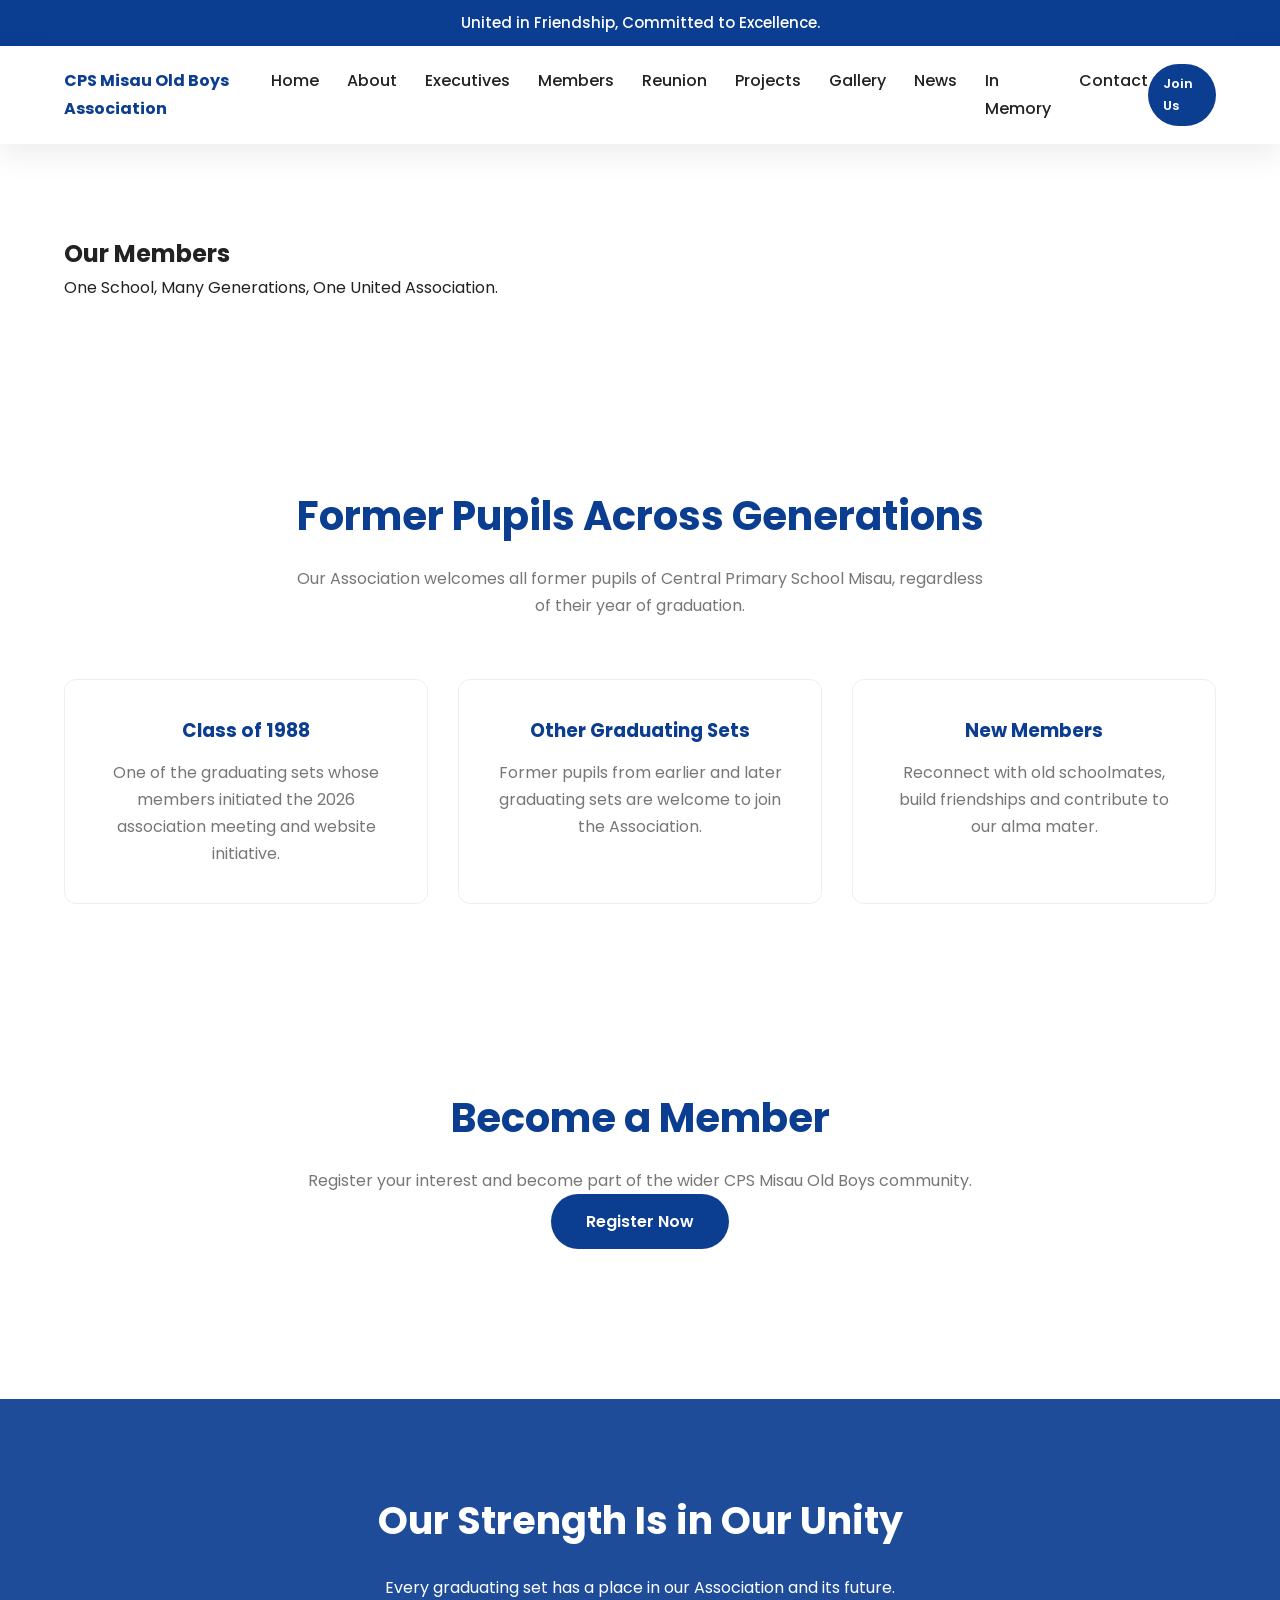
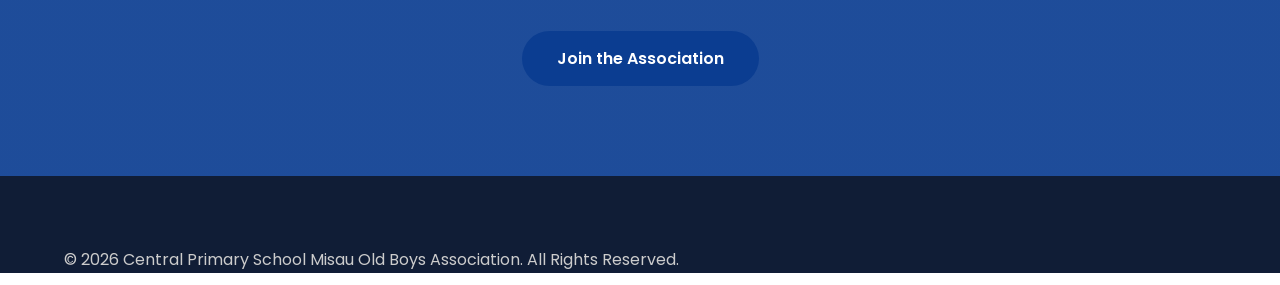
<file: members.html>
<!DOCTYPE html>
<html lang="en">
<head>
    <meta charset="UTF-8">
    <meta name="viewport" content="width=device-width, initial-scale=1.0">
    <title>Our Members | Central Primary School Misau Old Boys Association</title>
    <meta name="description" content="Connect with former pupils of Central Primary School Misau across all graduating sets.">

    <link rel="stylesheet" href="assets/css/style.css">
</head>
<body>

    <div class="announcement">
        United in Friendship, Committed to Excellence.
    </div>

    <header>
        <div class="container">
            <div class="logo">
                <span>CPS Misau Old Boys Association</span>
            </div>

            <nav>
                <ul>
                    <li><a href="index.html">Home</a></li>
                    <li><a href="about.html">About</a></li>
                    <li><a href="executives.html">Executives</a></li>
                    <li><a href="members.html">Members</a></li>
                    <li><a href="reunion.html">Reunion</a></li>
                    <li><a href="projects.html">Projects</a></li>
                    <li><a href="gallery.html">Gallery</a></li>
                    <li><a href="news.html">News</a></li>
                    <li><a href="memory.html">In Memory</a></li>
                    <li><a href="contact.html">Contact</a></li>
                </ul>
            </nav>

            <a href="register.html" class="btn">Join Us</a>
        </div>
    </header>

    <section class="page-hero">
        <div class="container">
            <h1>Our Members</h1>
            <p>
                One School, Many Generations, One United Association.
            </p>
        </div>
    </section>

    <section class="container">
        <div class="section-title">
            <h2>Former Pupils Across Generations</h2>
            <p>
                Our Association welcomes all former pupils of
                Central Primary School Misau, regardless of
                their year of graduation.
            </p>
        </div>

        <div class="features">

            <div class="feature">
                <h3>Class of 1988</h3>
                <p>
                    One of the graduating sets whose members
                    initiated the 2026 association meeting
                    and website initiative.
                </p>
            </div>

            <div class="feature">
                <h3>Other Graduating Sets</h3>
                <p>
                    Former pupils from earlier and later
                    graduating sets are welcome to join
                    the Association.
                </p>
            </div>

            <div class="feature">
                <h3>New Members</h3>
                <p>
                    Reconnect with old schoolmates, build
                    friendships and contribute to our
                    alma mater.
                </p>
            </div>

        </div>
    </section>

    <section class="container">
        <div class="section-title">
            <h2>Become a Member</h2>
            <p>
                Register your interest and become part of
                the wider CPS Misau Old Boys community.
            </p>
            <a href="register.html" class="btn">Register Now</a>
        </div>
    </section>

    <section class="cta">
        <div class="container">
            <h2>Our Strength Is in Our Unity</h2>
            <p>
                Every graduating set has a place in our
                Association and its future.
            </p>
            <a href="register.html" class="btn">Join the Association</a>
        </div>
    </section>

    <footer>
        <div class="container">
            <p>
                &copy; <span id="currentYear"></span>
                Central Primary School Misau Old Boys Association.
                All Rights Reserved.
            </p>
        </div>
    </footer>

    <script src="assets/js/script.js"></script>
</body>
</html>
</file>
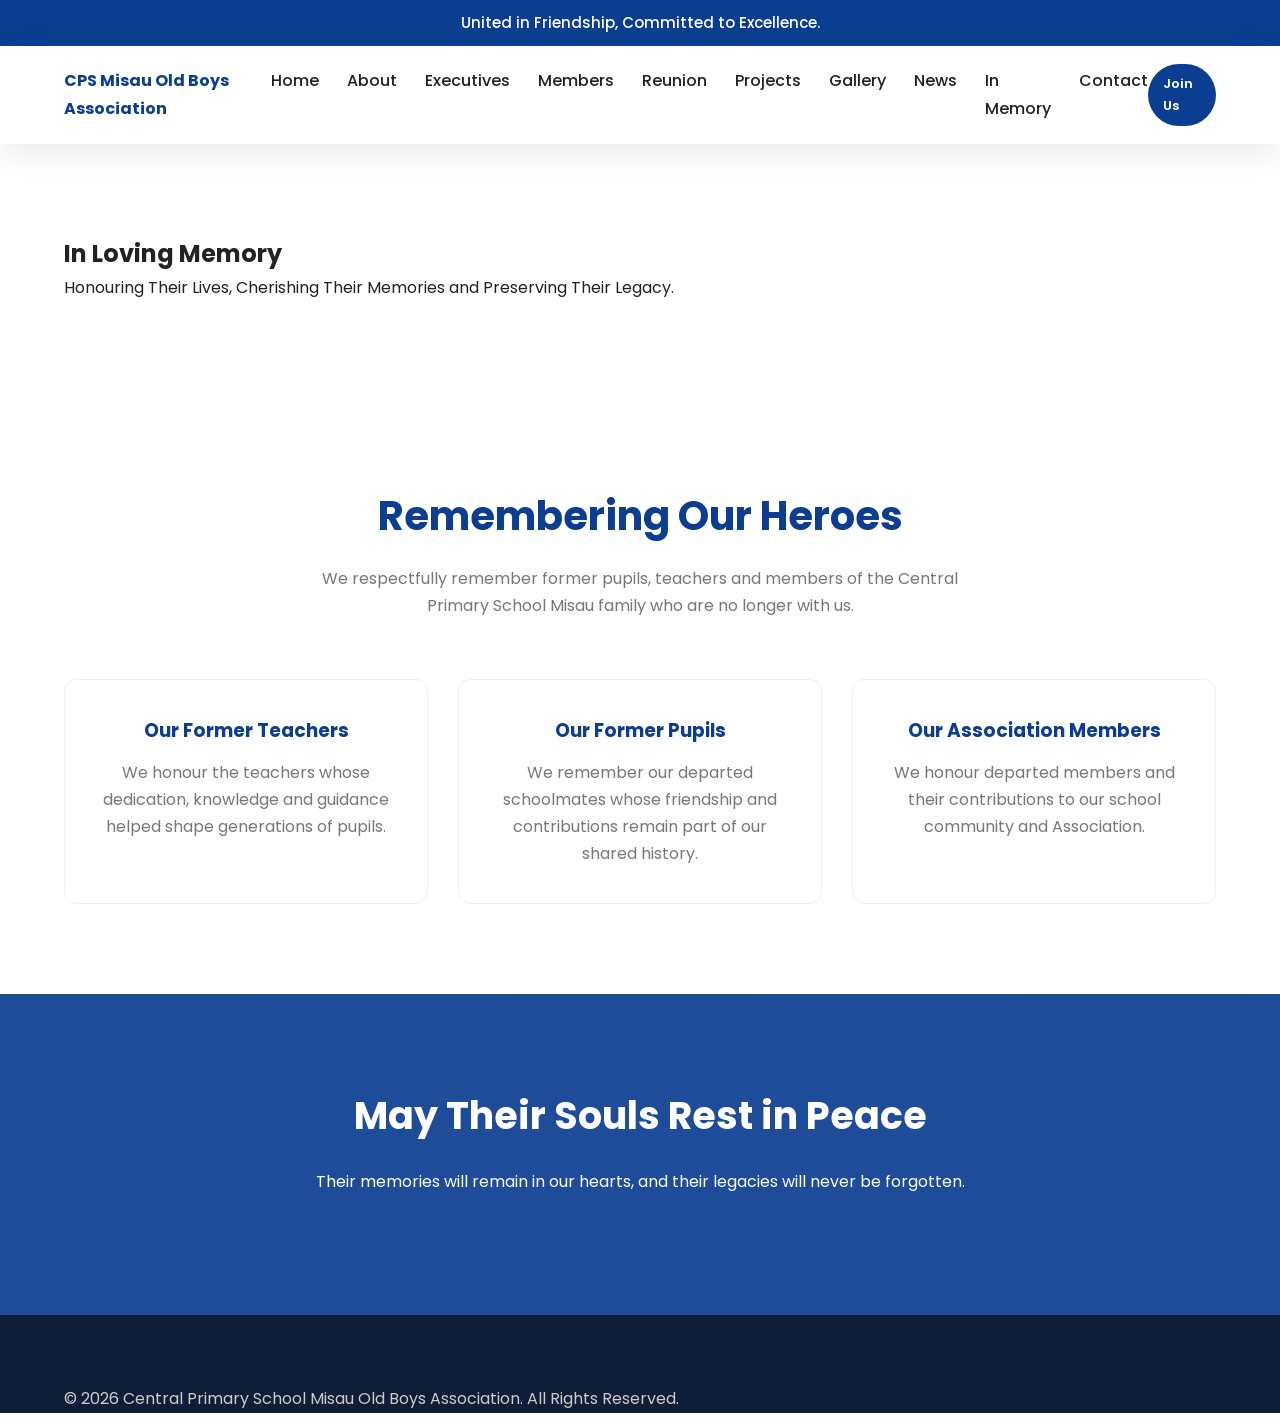
<file: memory.html>
<!DOCTYPE html>
<html lang="en">
<head>
    <meta charset="UTF-8">
    <meta name="viewport" content="width=device-width, initial-scale=1.0">

    <title>In Loving Memory | CPS Misau Old Boys Association</title>
    <meta name="description" content="A memorial page honouring former pupils and teachers of Central Primary School Misau.">

    <link rel="stylesheet" href="assets/css/style.css">
</head>
<body>

    <div class="announcement">
        United in Friendship, Committed to Excellence.
    </div>

    <header>
        <div class="container">
            <div class="logo">
                <span>CPS Misau Old Boys Association</span>
            </div>

            <nav>
                <ul>
                    <li><a href="index.html">Home</a></li>
                    <li><a href="about.html">About</a></li>
                    <li><a href="executives.html">Executives</a></li>
                    <li><a href="members.html">Members</a></li>
                    <li><a href="reunion.html">Reunion</a></li>
                    <li><a href="projects.html">Projects</a></li>
                    <li><a href="gallery.html">Gallery</a></li>
                    <li><a href="news.html">News</a></li>
                    <li><a href="memory.html">In Memory</a></li>
                    <li><a href="contact.html">Contact</a></li>
                </ul>
            </nav>

            <a href="register.html" class="btn">Join Us</a>
        </div>
    </header>

    <section class="page-hero">
        <div class="container">
            <h1>In Loving Memory</h1>
            <p>
                Honouring Their Lives, Cherishing Their Memories
                and Preserving Their Legacy.
            </p>
        </div>
    </section>

    <section class="container">

        <div class="section-title">
            <h2>Remembering Our Heroes</h2>
            <p>
                We respectfully remember former pupils,
                teachers and members of the Central Primary
                School Misau family who are no longer with us.
            </p>
        </div>

        <div class="features">

            <div class="feature">
                <h3>Our Former Teachers</h3>
                <p>
                    We honour the teachers whose dedication,
                    knowledge and guidance helped shape
                    generations of pupils.
                </p>
            </div>

            <div class="feature">
                <h3>Our Former Pupils</h3>
                <p>
                    We remember our departed schoolmates
                    whose friendship and contributions
                    remain part of our shared history.
                </p>
            </div>

            <div class="feature">
                <h3>Our Association Members</h3>
                <p>
                    We honour departed members and their
                    contributions to our school community
                    and Association.
                </p>
            </div>

        </div>

    </section>

    <section class="cta">
        <div class="container">
            <h2>May Their Souls Rest in Peace</h2>
            <p>
                Their memories will remain in our hearts,
                and their legacies will never be forgotten.
            </p>
        </div>
    </section>

    <footer>
        <div class="container">
            <p>
                &copy; <span id="currentYear"></span>
                Central Primary School Misau Old Boys Association.
                All Rights Reserved.
            </p>
        </div>
    </footer>

    <script src="assets/js/script.js"></script>
</body>
</html>
</file>
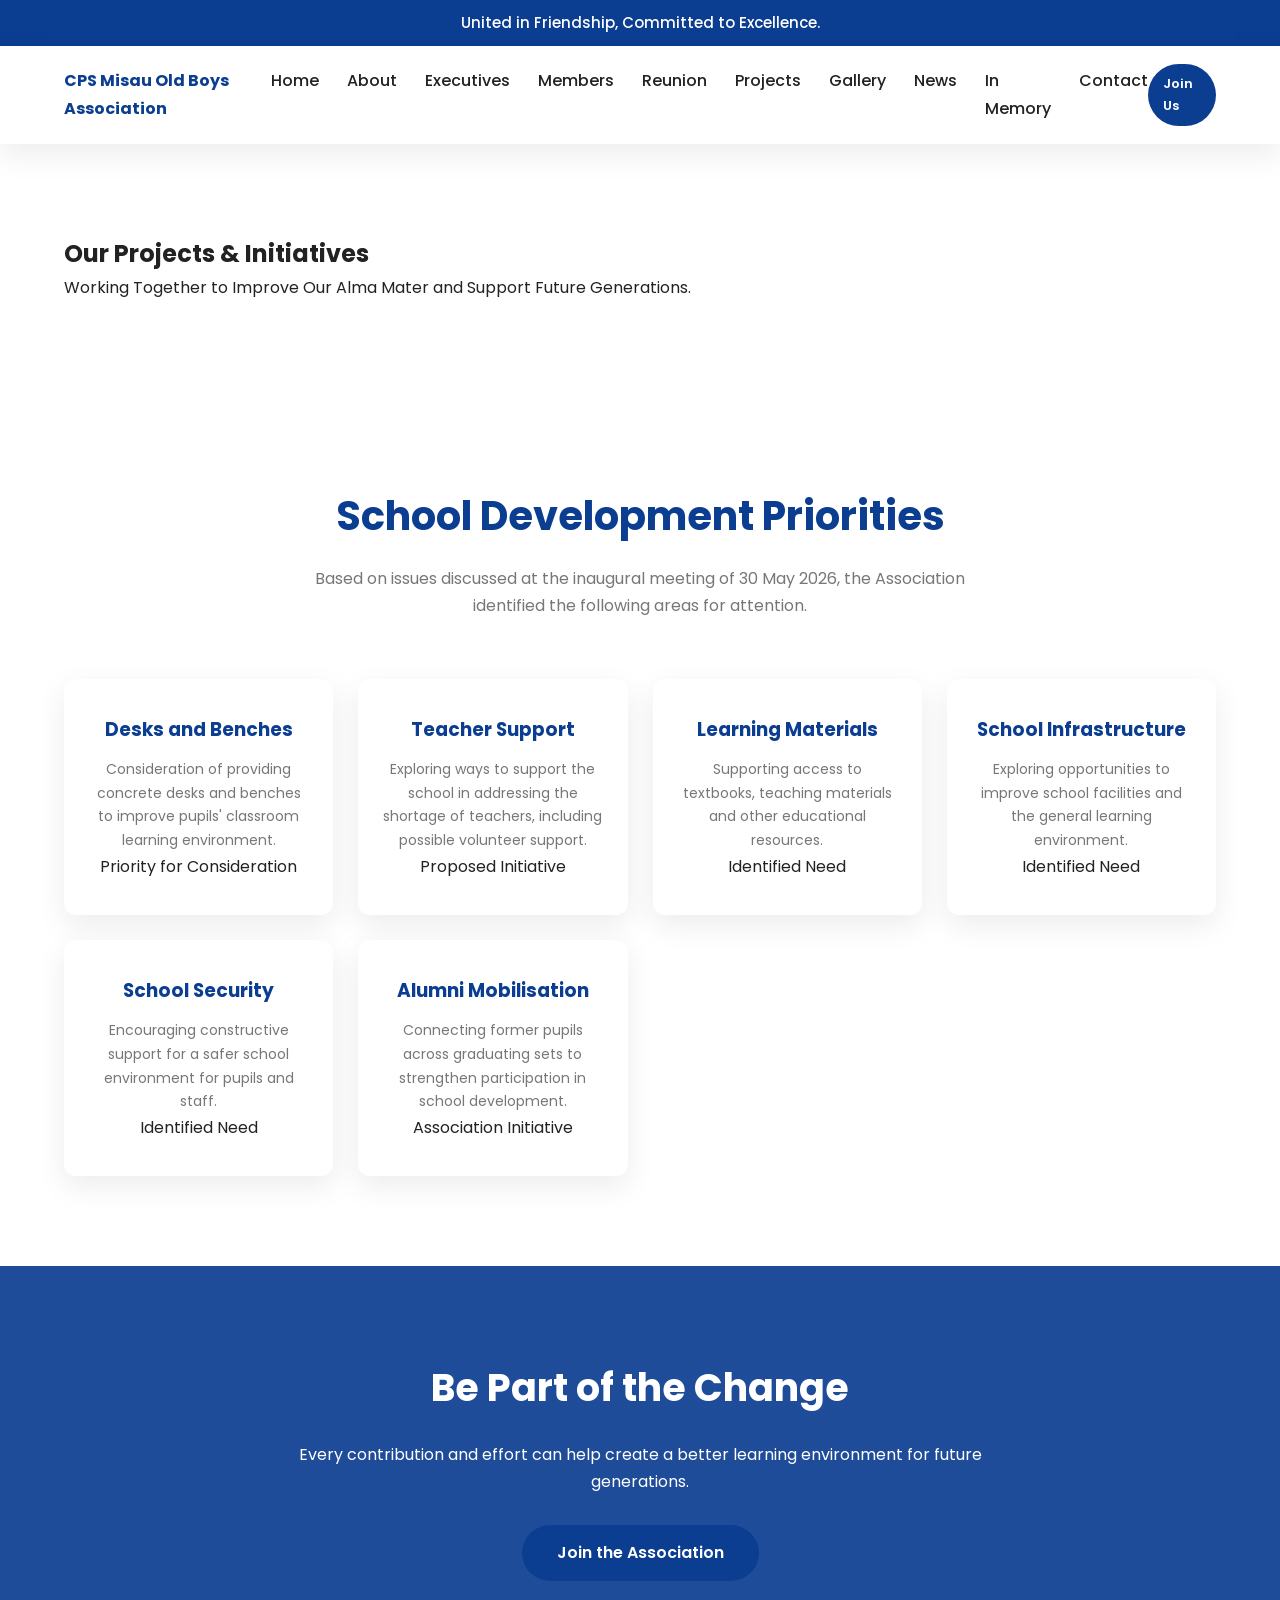
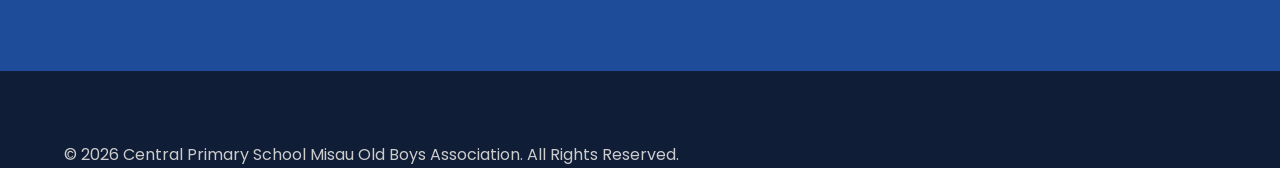
<file: projects.html>
<!DOCTYPE html>
<html lang="en">
<head>
    <meta charset="UTF-8">
    <meta name="viewport" content="width=device-width, initial-scale=1.0">
    <title>Our Projects | CPS Misau Old Boys Association</title>
    <meta name="description" content="Explore the school development initiatives of Central Primary School Misau Old Boys Association.">

    <link rel="stylesheet" href="assets/css/style.css">
</head>
<body>

    <div class="announcement">
        United in Friendship, Committed to Excellence.
    </div>

    <header>
        <div class="container">
            <div class="logo">
                <span>CPS Misau Old Boys Association</span>
            </div>

            <nav>
                <ul>
                    <li><a href="index.html">Home</a></li>
                    <li><a href="about.html">About</a></li>
                    <li><a href="executives.html">Executives</a></li>
                    <li><a href="members.html">Members</a></li>
                    <li><a href="reunion.html">Reunion</a></li>
                    <li><a href="projects.html">Projects</a></li>
                    <li><a href="gallery.html">Gallery</a></li>
                    <li><a href="news.html">News</a></li>
                    <li><a href="memory.html">In Memory</a></li>
                    <li><a href="contact.html">Contact</a></li>
                </ul>
            </nav>

            <a href="register.html" class="btn">Join Us</a>
        </div>
    </header>

    <section class="page-hero">
        <div class="container">
            <h1>Our Projects & Initiatives</h1>
            <p>
                Working Together to Improve Our Alma Mater
                and Support Future Generations.
            </p>
        </div>
    </section>

    <section class="container">
        <div class="section-title">
            <h2>School Development Priorities</h2>
            <p>
                Based on issues discussed at the inaugural
                meeting of 30 May 2026, the Association
                identified the following areas for attention.
            </p>
        </div>

        <div class="project-grid">

            <div class="project-card">
                <div class="project-content">
                    <h3>Desks and Benches</h3>
                    <p>
                        Consideration of providing concrete
                        desks and benches to improve pupils'
                        classroom learning environment.
                    </p>
                    <span>Priority for Consideration</span>
                </div>
            </div>

            <div class="project-card">
                <div class="project-content">
                    <h3>Teacher Support</h3>
                    <p>
                        Exploring ways to support the school
                        in addressing the shortage of teachers,
                        including possible volunteer support.
                    </p>
                    <span>Proposed Initiative</span>
                </div>
            </div>

            <div class="project-card">
                <div class="project-content">
                    <h3>Learning Materials</h3>
                    <p>
                        Supporting access to textbooks,
                        teaching materials and other
                        educational resources.
                    </p>
                    <span>Identified Need</span>
                </div>
            </div>

            <div class="project-card">
                <div class="project-content">
                    <h3>School Infrastructure</h3>
                    <p>
                        Exploring opportunities to improve
                        school facilities and the general
                        learning environment.
                    </p>
                    <span>Identified Need</span>
                </div>
            </div>

            <div class="project-card">
                <div class="project-content">
                    <h3>School Security</h3>
                    <p>
                        Encouraging constructive support
                        for a safer school environment
                        for pupils and staff.
                    </p>
                    <span>Identified Need</span>
                </div>
            </div>

            <div class="project-card">
                <div class="project-content">
                    <h3>Alumni Mobilisation</h3>
                    <p>
                        Connecting former pupils across
                        graduating sets to strengthen
                        participation in school development.
                    </p>
                    <span>Association Initiative</span>
                </div>
            </div>

        </div>
    </section>

    <section class="cta">
        <div class="container">
            <h2>Be Part of the Change</h2>
            <p>
                Every contribution and effort can help
                create a better learning environment
                for future generations.
            </p>
            <a href="register.html" class="btn">Join the Association</a>
        </div>
    </section>

    <footer>
        <div class="container">
            <p>
                &copy; <span id="currentYear"></span>
                Central Primary School Misau Old Boys Association.
                All Rights Reserved.
            </p>
        </div>
    </footer>

    <script src="assets/js/script.js"></script>
</body>
</html>
</file>
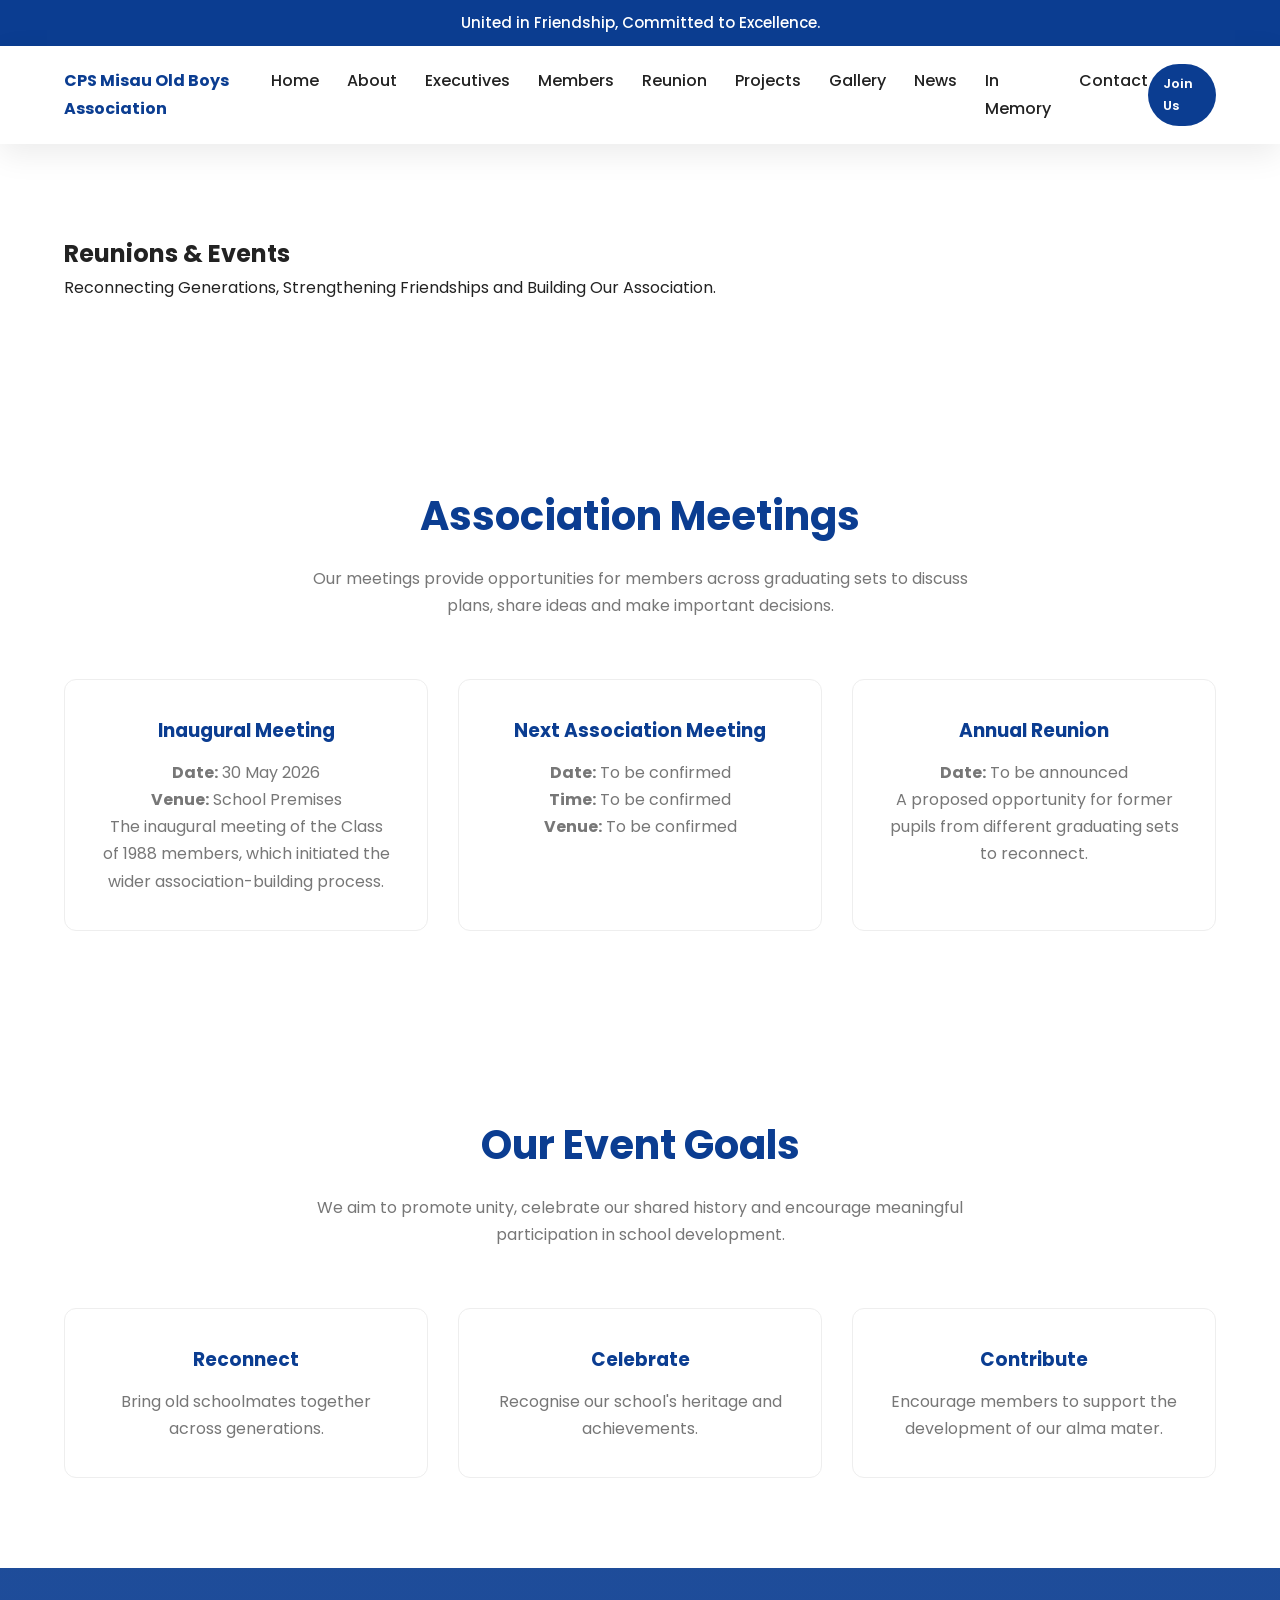
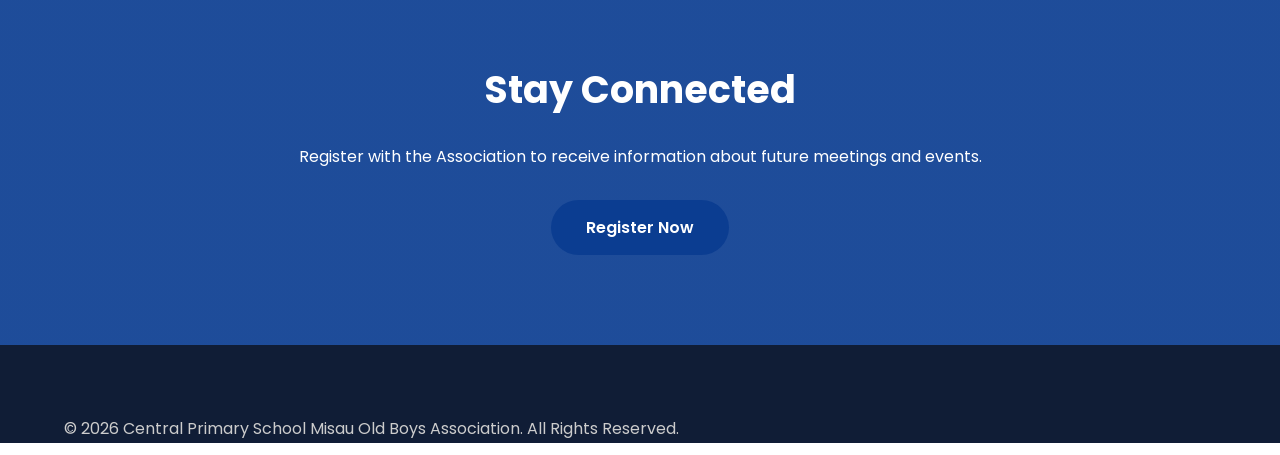
<file: reunion.html>
<!DOCTYPE html>
<html lang="en">
<head>
    <meta charset="UTF-8">
    <meta name="viewport" content="width=device-width, initial-scale=1.0">
    <title>Reunion & Events | CPS Misau Old Boys Association</title>
    <meta name="description" content="Reunions, meetings and events of Central Primary School Misau Old Boys Association.">

    <link rel="stylesheet" href="assets/css/style.css">
</head>
<body>

    <div class="announcement">
        United in Friendship, Committed to Excellence.
    </div>

    <header>
        <div class="container">
            <div class="logo">
                <span>CPS Misau Old Boys Association</span>
            </div>

            <nav>
                <ul>
                    <li><a href="index.html">Home</a></li>
                    <li><a href="about.html">About</a></li>
                    <li><a href="executives.html">Executives</a></li>
                    <li><a href="members.html">Members</a></li>
                    <li><a href="reunion.html">Reunion</a></li>
                    <li><a href="projects.html">Projects</a></li>
                    <li><a href="gallery.html">Gallery</a></li>
                    <li><a href="news.html">News</a></li>
                    <li><a href="memory.html">In Memory</a></li>
                    <li><a href="contact.html">Contact</a></li>
                </ul>
            </nav>

            <a href="register.html" class="btn">Join Us</a>
        </div>
    </header>

    <section class="page-hero">
        <div class="container">
            <h1>Reunions & Events</h1>
            <p>
                Reconnecting Generations, Strengthening Friendships
                and Building Our Association.
            </p>
        </div>
    </section>

    <section class="container">
        <div class="section-title">
            <h2>Association Meetings</h2>
            <p>
                Our meetings provide opportunities for members
                across graduating sets to discuss plans,
                share ideas and make important decisions.
            </p>
        </div>

        <div class="features">
            <div class="feature">
                <h3>Inaugural Meeting</h3>
                <p><strong>Date:</strong> 30 May 2026</p>
                <p><strong>Venue:</strong> School Premises</p>
                <p>
                    The inaugural meeting of the Class of 1988
                    members, which initiated the wider
                    association-building process.
                </p>
            </div>

            <div class="feature">
                <h3>Next Association Meeting</h3>
                <p><strong>Date:</strong> To be confirmed</p>
                <p><strong>Time:</strong> To be confirmed</p>
                <p><strong>Venue:</strong> To be confirmed</p>
            </div>

            <div class="feature">
                <h3>Annual Reunion</h3>
                <p><strong>Date:</strong> To be announced</p>
                <p>
                    A proposed opportunity for former pupils
                    from different graduating sets to reconnect.
                </p>
            </div>
        </div>
    </section>

    <section class="container">
        <div class="section-title">
            <h2>Our Event Goals</h2>
            <p>
                We aim to promote unity, celebrate our shared
                history and encourage meaningful participation
                in school development.
            </p>
        </div>

        <div class="features">
            <div class="feature">
                <h3>Reconnect</h3>
                <p>Bring old schoolmates together across generations.</p>
            </div>

            <div class="feature">
                <h3>Celebrate</h3>
                <p>Recognise our school's heritage and achievements.</p>
            </div>

            <div class="feature">
                <h3>Contribute</h3>
                <p>Encourage members to support the development of our alma mater.</p>
            </div>
        </div>
    </section>

    <section class="cta">
        <div class="container">
            <h2>Stay Connected</h2>
            <p>
                Register with the Association to receive
                information about future meetings and events.
            </p>
            <a href="register.html" class="btn">Register Now</a>
        </div>
    </section>

    <footer>
        <div class="container">
            <p>
                &copy; <span id="currentYear"></span>
                Central Primary School Misau Old Boys Association.
                All Rights Reserved.
            </p>
        </div>
    </footer>

    <script src="assets/js/script.js"></script>
</body>
</html>
</file>
<file: assets/css/style.css>
/* =====================================
   GOOGLE FONTS
===================================== */

@import url('https://fonts.googleapis.com/css2?family=Poppins:wght@300;400;500;600;700;800&display=swap');


/* =====================================
   CSS RESET
===================================== */

*{
    margin:0;
    padding:0;
    box-sizing:border-box;
}

html{
    scroll-behavior:smooth;
}

body{
    font-family:'Poppins',sans-serif;
    background:#ffffff;
    color:#222;
    line-height:1.7;
    overflow-x:hidden;
}

img{
    max-width:100%;
    display:block;
}

a{
    text-decoration:none;
    color:inherit;
}

ul{
    list-style:none;
}

button,
input,
textarea{
    font-family:inherit;
}

section{
    padding:90px 0;
}
/* =====================================
   ROOT VARIABLES
===================================== */

:root{

    --primary:#0B3D91;
    --secondary:#D4AF37;

    --white:#ffffff;
    --light:#f7f8fb;
    --dark:#1d1d1d;
    --gray:#777777;

    --shadow:0 10px 30px rgba(0,0,0,.08);

    --radius:12px;

    --transition:.4s ease;

}
/* =====================================
   REUSABLE CLASSES
===================================== */

.container{

    width:90%;
    max-width:1200px;
    margin:auto;

}

.btn{

    display:inline-block;

    background:var(--primary);

    color:#fff;

    padding:14px 35px;

    border-radius:50px;

    font-weight:600;

    transition:var(--transition);

}

.btn:hover{

    background:var(--secondary);

    color:#fff;

    transform:translateY(-3px);

}

.btn-outline{

    display:inline-block;

    padding:14px 35px;

    border:2px solid #fff;

    color:#fff;

    border-radius:50px;

    transition:var(--transition);

}

.btn-outline:hover{

    background:#fff;

    color:var(--primary);

}

.center{

    text-align:center;

}

.section-title{

    text-align:center;

    margin-bottom:60px;

}

.section-title h2{

    font-size:40px;

    color:var(--primary);

    margin-bottom:15px;

}

.section-title p{

    color:var(--gray);

    max-width:700px;

    margin:auto;

}
/* =====================================
   ANNOUNCEMENT BAR
===================================== */

.announcement{

    background:var(--primary);

    color:#fff;

    text-align:center;

    padding:10px;

    font-size:15px;

    font-weight:500;

}
/* =====================================
   HEADER
===================================== */

header{

    background:#fff;

    position:relative;

    z-index:1000;

    box-shadow:var(--shadow);

}

header .container{

    display:flex;

    justify-content:space-between;

    align-items:center;

    padding:18px 0;

}

.logo{

    display:flex;

    align-items:center;

    gap:12px;

}

.logo img{

    width:60px;

}

.logo span{

    font-size:22px;

    font-weight:700;

    color:var(--primary);

}

nav ul{

    display:flex;

    gap:28px;

}

nav ul li a{

    font-weight:500;

    transition:var(--transition);

}

nav ul li a:hover{

    color:var(--secondary);

}
/* =====================================
   HERO SECTION
===================================== */

.hero {
    min-height: 650px;
    background:
        linear-gradient(rgba(4,25,65,.78), rgba(4,25,65,.78)),
        url('../images/hero.jpg') center/cover no-repeat;
    display: flex;
    align-items: center;
    color: var(--white);
}

.hero .container {
    text-align: center;
}

.hero h1 {
    font-size: 55px;
    font-weight: 800;
    line-height: 1.3;
    max-width: 950px;
    margin: 0 auto 25px;
}

.hero p {
    font-size: 19px;
    max-width: 750px;
    margin: 0 auto 35px;
    color: #eee;
}

.hero-buttons {
    display: flex;
    justify-content: center;
    gap: 20px;
    flex-wrap: wrap;
}
/* =====================================
   PRESIDENT MESSAGE
===================================== */

.president {
    background: var(--light);
}

.president-content {
    display: grid;
    grid-template-columns: 350px 1fr;
    gap: 50px;
    align-items: center;
}

.president-image img {
    width: 100%;
    height: 420px;
    object-fit: cover;
    border-radius: var(--radius);
    box-shadow: var(--shadow);
}

.president-text h2 {
    font-size: 32px;
    color: var(--primary);
    margin-bottom: 20px;
}

.president-text p {
    color: var(--gray);
    margin-bottom: 18px;
}

.president-text h4 {
    color: var(--primary);
    margin-top: 20px;
}
/* =====================================
   WELCOME SECTION
===================================== */

.welcome-content {
    display: grid;
    grid-template-columns: 1fr 1fr;
    gap: 50px;
    align-items: center;
}

.welcome-text p {
    color: var(--gray);
    margin-bottom: 20px;
}

.welcome-image img {
    width: 100%;
    height: 380px;
    object-fit: cover;
    border-radius: var(--radius);
    box-shadow: var(--shadow);
}
/* =====================================
   MISSION AND VISION
===================================== */

.mission {
    background: var(--light);
}

.mission .container {
    display: grid;
    grid-template-columns: repeat(3, 1fr);
    gap: 30px;
}

.mission .card {
    background: var(--white);
    padding: 40px 30px;
    text-align: center;
    border-radius: var(--radius);
    box-shadow: var(--shadow);
    transition: var(--transition);
}

.mission .card:hover {
    transform: translateY(-10px);
}

.mission .card i {
    font-size: 45px;
    color: var(--secondary);
    margin-bottom: 20px;
}

.mission .card h3 {
    color: var(--primary);
    font-size: 23px;
    margin-bottom: 15px;
}

.mission .card p {
    color: var(--gray);
}
/* =====================================
   STATISTICS
===================================== */

.statistics {
    background: var(--primary);
    color: var(--white);
}

.statistics .container {
    display: grid;
    grid-template-columns: repeat(4, 1fr);
    gap: 25px;
    text-align: center;
}

.stat h2 {
    font-size: 45px;
    color: var(--secondary);
    font-weight: 800;
}

.stat p {
    font-size: 16px;
}
/* =====================================
   WHY JOIN US
===================================== */

.why-us {
    background: var(--white);
}

.features {
    display: grid;
    grid-template-columns: repeat(3, 1fr);
    gap: 30px;
}

.feature {
    padding: 35px;
    text-align: center;
    border: 1px solid #eee;
    border-radius: var(--radius);
    transition: var(--transition);
}

.feature:hover {
    box-shadow: var(--shadow);
    transform: translateY(-8px);
}

.feature i {
    font-size: 40px;
    color: var(--secondary);
    margin-bottom: 20px;
}

.feature h3 {
    color: var(--primary);
    margin-bottom: 12px;
}

.feature p {
    color: var(--gray);
}
/* =====================================
   LATEST NEWS
===================================== */

.news {
    background: var(--light);
}

.news-grid {
    display: grid;
    grid-template-columns: repeat(3, 1fr);
    gap: 30px;
}

.news-card {
    background: var(--white);
    border-radius: var(--radius);
    overflow: hidden;
    box-shadow: var(--shadow);
    transition: var(--transition);
}

.news-card:hover {
    transform: translateY(-8px);
}

.news-card img {
    width: 100%;
    height: 230px;
    object-fit: cover;
}

.news-content {
    padding: 25px;
}

.news-content .date {
    color: var(--secondary);
    font-size: 14px;
    font-weight: 600;
}

.news-content h3 {
    color: var(--primary);
    margin: 12px 0;
    font-size: 21px;
}

.news-content p {
    color: var(--gray);
    margin-bottom: 18px;
}

.news-content a {
    color: var(--primary);
    font-weight: 600;
}

.news-content a:hover {
    color: var(--secondary);
}
/* =====================================
   UPCOMING EVENTS
===================================== */

.events {
    background: var(--white);
}

.event-list {
    max-width: 850px;
    margin: auto;
}

.event-item {
    display: flex;
    align-items: center;
    gap: 25px;
    padding: 25px;
    margin-bottom: 20px;
    background: var(--light);
    border-radius: var(--radius);
    transition: var(--transition);
}

.event-item:hover {
    transform: translateX(8px);
    box-shadow: var(--shadow);
}

.event-date {
    min-width: 85px;
    background: var(--primary);
    color: var(--white);
    text-align: center;
    padding: 15px;
    border-radius: 10px;
}

.event-date h3 {
    font-size: 32px;
}

.event-date span {
    color: var(--secondary);
    font-weight: 700;
}

.event-details h3 {
    color: var(--primary);
    margin-bottom: 8px;
}

.event-details p {
    color: var(--gray);
}
/* =====================================
   PROJECTS
===================================== */

.projects {
    background: var(--light);
}

.project-grid {
    display: grid;
    grid-template-columns: repeat(4, 1fr);
    gap: 25px;
}

.project-card {
    background: var(--white);
    padding: 35px 25px;
    text-align: center;
    border-radius: var(--radius);
    box-shadow: var(--shadow);
    transition: var(--transition);
}

.project-card:hover {
    transform: translateY(-8px);
}

.project-card i {
    font-size: 42px;
    color: var(--secondary);
    margin-bottom: 20px;
}

.project-card h3 {
    color: var(--primary);
    margin-bottom: 12px;
}

.project-card p {
    color: var(--gray);
    font-size: 14px;
}
/* =====================================
   GALLERY
===================================== */

.gallery-preview {
    background: var(--white);
}

.gallery-grid {
    display: grid;
    grid-template-columns: repeat(3, 1fr);
    gap: 20px;
}

.gallery-grid img {
    width: 100%;
    height: 250px;
    object-fit: cover;
    border-radius: var(--radius);
    cursor: pointer;
    transition: var(--transition);
}

.gallery-grid img:hover {
    transform: scale(1.03);
    box-shadow: var(--shadow);
}

.gallery-preview .center {
    margin-top: 40px;
}
/* =====================================
   IN MEMORY
===================================== */

.in-memory {
    background: #101d36;
    color: var(--white);
    text-align: center;
}

.in-memory h2 {
    color: var(--secondary);
    font-size: 35px;
    margin-bottom: 20px;
}

.in-memory p {
    max-width: 750px;
    margin: auto;
    color: #ddd;
}

.memory-card {
    max-width: 300px;
    margin: 35px auto 0;
    padding: 25px;
    background: rgba(255,255,255,.08);
    border-radius: var(--radius);
}

.memory-card img {
    width: 150px;
    height: 150px;
    object-fit: cover;
    border-radius: 50%;
    margin: 0 auto 20px;
}

.memory-card h3 {
    color: var(--secondary);
}
/* =====================================
   CALL TO ACTION
===================================== */

.cta {
    background: linear-gradient(
        rgba(11,61,145,.92),
        rgba(11,61,145,.92)
    );
    color: var(--white);
    text-align: center;
}

.cta h2 {
    font-size: 38px;
    margin-bottom: 20px;
}

.cta p {
    max-width: 750px;
    margin: 0 auto 30px;
}

.cta-buttons {
    display: flex;
    justify-content: center;
    gap: 20px;
    flex-wrap: wrap;
}
/* =====================================
   PARTNERS
===================================== */

.partners {
    background: var(--light);
}

.partner-logos {
    display: flex;
    justify-content: center;
    align-items: center;
    gap: 45px;
    flex-wrap: wrap;
}

.partner-logos img {
    width: 120px;
    height: 80px;
    object-fit: contain;
    filter: grayscale(100%);
    transition: var(--transition);
}

.partner-logos img:hover {
    filter: grayscale(0%);
    transform: scale(1.1);
}
/* =====================================
   CONTACT SECTION
===================================== */

.contact {
    background: var(--white);
}

.contact-content {
    display: grid;
    grid-template-columns: 1fr 1fr;
    gap: 40px;
}

.contact-info {
    display: grid;
    gap: 20px;
}

.contact-item {
    display: flex;
    align-items: center;
    gap: 20px;
    padding: 20px;
    background: var(--light);
    border-radius: var(--radius);
}

.contact-item i {
    font-size: 28px;
    color: var(--secondary);
}

.contact-item h3 {
    color: var(--primary);
    margin-bottom: 5px;
}

.contact-item p {
    color: var(--gray);
}

.contact-form {
    background: var(--light);
    padding: 30px;
    border-radius: var(--radius);
}

.contact-form input,
.contact-form textarea {
    width: 100%;
    padding: 14px;
    margin-bottom: 18px;
    border: 1px solid #ddd;
    border-radius: 8px;
    outline: none;
}

.contact-form input:focus,
.contact-form textarea:focus {
    border-color: var(--primary);
}

.contact-form textarea {
    height: 150px;
    resize: vertical;
}

.contact-form button {
    border: none;
    cursor: pointer;
}
/* =====================================
   FOOTER
===================================== */

footer {
    background: #101d36;
    color: var(--white);
    padding-top: 70px;
}

.footer-grid {
    display: grid;
    grid-template-columns: 2fr 1fr 1.5fr 1fr;
    gap: 35px;
    padding-bottom: 50px;
}

footer h3 {
    color: var(--secondary);
    margin-bottom: 20px;
}

footer p {
    color: #ccc;
    margin-bottom: 12px;
}

footer ul li {
    margin-bottom: 12px;
}

footer ul li a {
    color: #ccc;
    transition: var(--transition);
}

footer ul li a:hover {
    color: var(--secondary);
}

footer .social-links {
    display: flex;
    gap: 15px;
}

footer .social-links a {
    width: 40px;
    height: 40px;
    display: flex;
    justify-content: center;
    align-items: center;
    background: rgba(255,255,255,.1);
    border-radius: 50%;
    transition: var(--transition);
}

footer .social-links a:hover {
    background: var(--secondary);
}

.copyright {
    text-align: center;
    padding: 22px;
    border-top: 1px solid rgba(255,255,255,.15);
    color: #ccc;
    font-size: 14px;
}
/* =====================================
   BACK TO TOP
===================================== */

.back-to-top {
    position: fixed;
    right: 25px;
    bottom: 25px;
    width: 48px;
    height: 48px;
    background: var(--secondary);
    color: white;
    border-radius: 50%;
    display: flex;
    align-items: center;
    justify-content: center;
    cursor: pointer;
    z-index: 999;
    box-shadow: var(--shadow);
    transition: var(--transition);
}

.back-to-top:hover {
    background: var(--primary);
    transform: translateY(-5px);
}
/* =====================================
   TABLET RESPONSIVE
===================================== */

@media (max-width: 992px) {

    .hero h1 {
        font-size: 42px;
    }

    .mission .container {
        grid-template-columns: repeat(2, 1fr);
    }

    .statistics .container {
        grid-template-columns: repeat(2, 1fr);
    }

    .project-grid {
        grid-template-columns: repeat(2, 1fr);
    }

    .footer-grid {
        grid-template-columns: repeat(2, 1fr);
    }

    .president-content {
        grid-template-columns: 280px 1fr;
    }

}
/* =====================================
   MOBILE RESPONSIVE
===================================== */

@media (max-width: 768px) {

    section {
        padding: 60px 0;
    }

    .container {
        width: 92%;
    }

    header .container {
        flex-wrap: wrap;
    }

    nav ul {
        gap: 12px;
        flex-wrap: wrap;
    }

    .hero {
        min-height: 520px;
    }

    .hero h1 {
        font-size: 32px;
    }

    .hero p {
        font-size: 16px;
    }

    .section-title h2 {
        font-size: 29px;
    }

    .president-content,
    .welcome-content,
    .contact-content {
        grid-template-columns: 1fr;
    }

    .president-image img {
        height: 350px;
    }

    .mission .container,
    .features,
    .news-grid {
        grid-template-columns: 1fr;
    }

    .gallery-grid {
        grid-template-columns: repeat(2, 1fr);
    }

    .gallery-grid img {
        height: 180px;
    }

    .footer-grid {
        grid-template-columns: 1fr;
    }

    .cta h2 {
        font-size: 29px;
    }

}
/* =====================================
   SMALL MOBILE DEVICES
===================================== */

@media (max-width: 480px) {

    .hero h1 {
        font-size: 27px;
    }

    .hero-buttons {
        flex-direction: column;
        align-items: center;
    }

    .hero-buttons a {
        width: 100%;
        max-width: 250px;
    }

    .statistics .container {
        grid-template-columns: 1fr 1fr;
        gap: 25px 10px;
    }

    .stat h2 {
        font-size: 32px;
    }

    .project-grid {
        grid-template-columns: 1fr;
    }

    .gallery-grid {
        grid-template-columns: 1fr;
    }

    .event-item {
        gap: 12px;
        padding: 15px;
    }

    .event-date {
        min-width: 65px;
    }

    .contact-form {
        padding: 20px;
    }

}
/* =====================================
   JAVASCRIPT FEATURES
===================================== */

/* MOBILE MENU BUTTON */

.menu-toggle {
    display: none;
    background: var(--primary);
    color: white;
    border: none;
    padding: 10px 14px;
    font-size: 22px;
    border-radius: 6px;
    cursor: pointer;
}

/* HEADER SCROLL */

header.scrolled {
    box-shadow: 0 5px 25px rgba(0,0,0,.15);
}

/* LIGHTBOX */

.lightbox {
    position: fixed;
    inset: 0;
    background: rgba(0,0,0,.95);
    z-index: 10000;
    display: none;
    align-items: center;
    justify-content: center;
    padding: 50px;
}

.lightbox.active {
    display: flex;
}

.lightbox img {
    max-width: 85%;
    max-height: 85vh;
    object-fit: contain;
}

.lightbox button {
    position: absolute;
    background: transparent;
    border: none;
    color: white;
    font-size: 35px;
    cursor: pointer;
}

.lightbox-close {
    top: 20px;
    right: 35px;
}

.lightbox-prev {
    left: 25px;
}

.lightbox-next {
    right: 25px;
}

/* COUNTDOWN */

#reunionCountdown {
    display: flex;
    justify-content: center;
    gap: 20px;
    flex-wrap: wrap;
}

.countdown-box {
    background: var(--primary);
    color: white;
    min-width: 100px;
    padding: 20px;
    border-radius: 10px;
    text-align: center;
}

.countdown-box h2 {
    color: var(--secondary);
    font-size: 35px;
}

/* SCROLL ANIMATION */

.scroll-animation {
    opacity: 0;
    transform: translateY(35px);
    transition: opacity .7s ease, transform .7s ease;
}

.show-animation {
    opacity: 1;
    transform: translateY(0);
}

/* MOBILE NAVIGATION */

@media (max-width: 768px) {

    .menu-toggle {
        display: block;
    }

    header .container {
        position: relative;
    }

    header nav {
        display: none;
        width: 100%;
        order: 3;
    }

    header nav.active {
        display: block;
    }

    header nav ul {
        flex-direction: column;
        padding: 20px 0;
        gap: 0;
    }

    header nav ul li {
        padding: 12px 0;
        border-bottom: 1px solid #eee;
    }

}
header .logo span {
    font-size: 16px;
}

header .container > .btn {
    padding: 9px 15px;
    font-size: 13px;
}

header nav {
    background: white;
}

header nav ul li a {
    display: block;
}

/* =====================================
   HOMEPAGE PREVIEW SECTIONS
===================================== */

.executive-preview,
.members-preview {
    background: var(--white);
}

.executive-preview .project-grid,
.members-preview .news-grid {
    margin-top: 25px;
}

.executive-preview .project-card,
.members-preview .news-card {
    min-height: 180px;
}

.members-preview .news-card {
    padding: 25px;
}

.members-preview .news-card h3 {
    color: var(--primary);
    margin-bottom: 10px;
}

.members-preview .news-card p {
    color: var(--gray);
}
</file>
